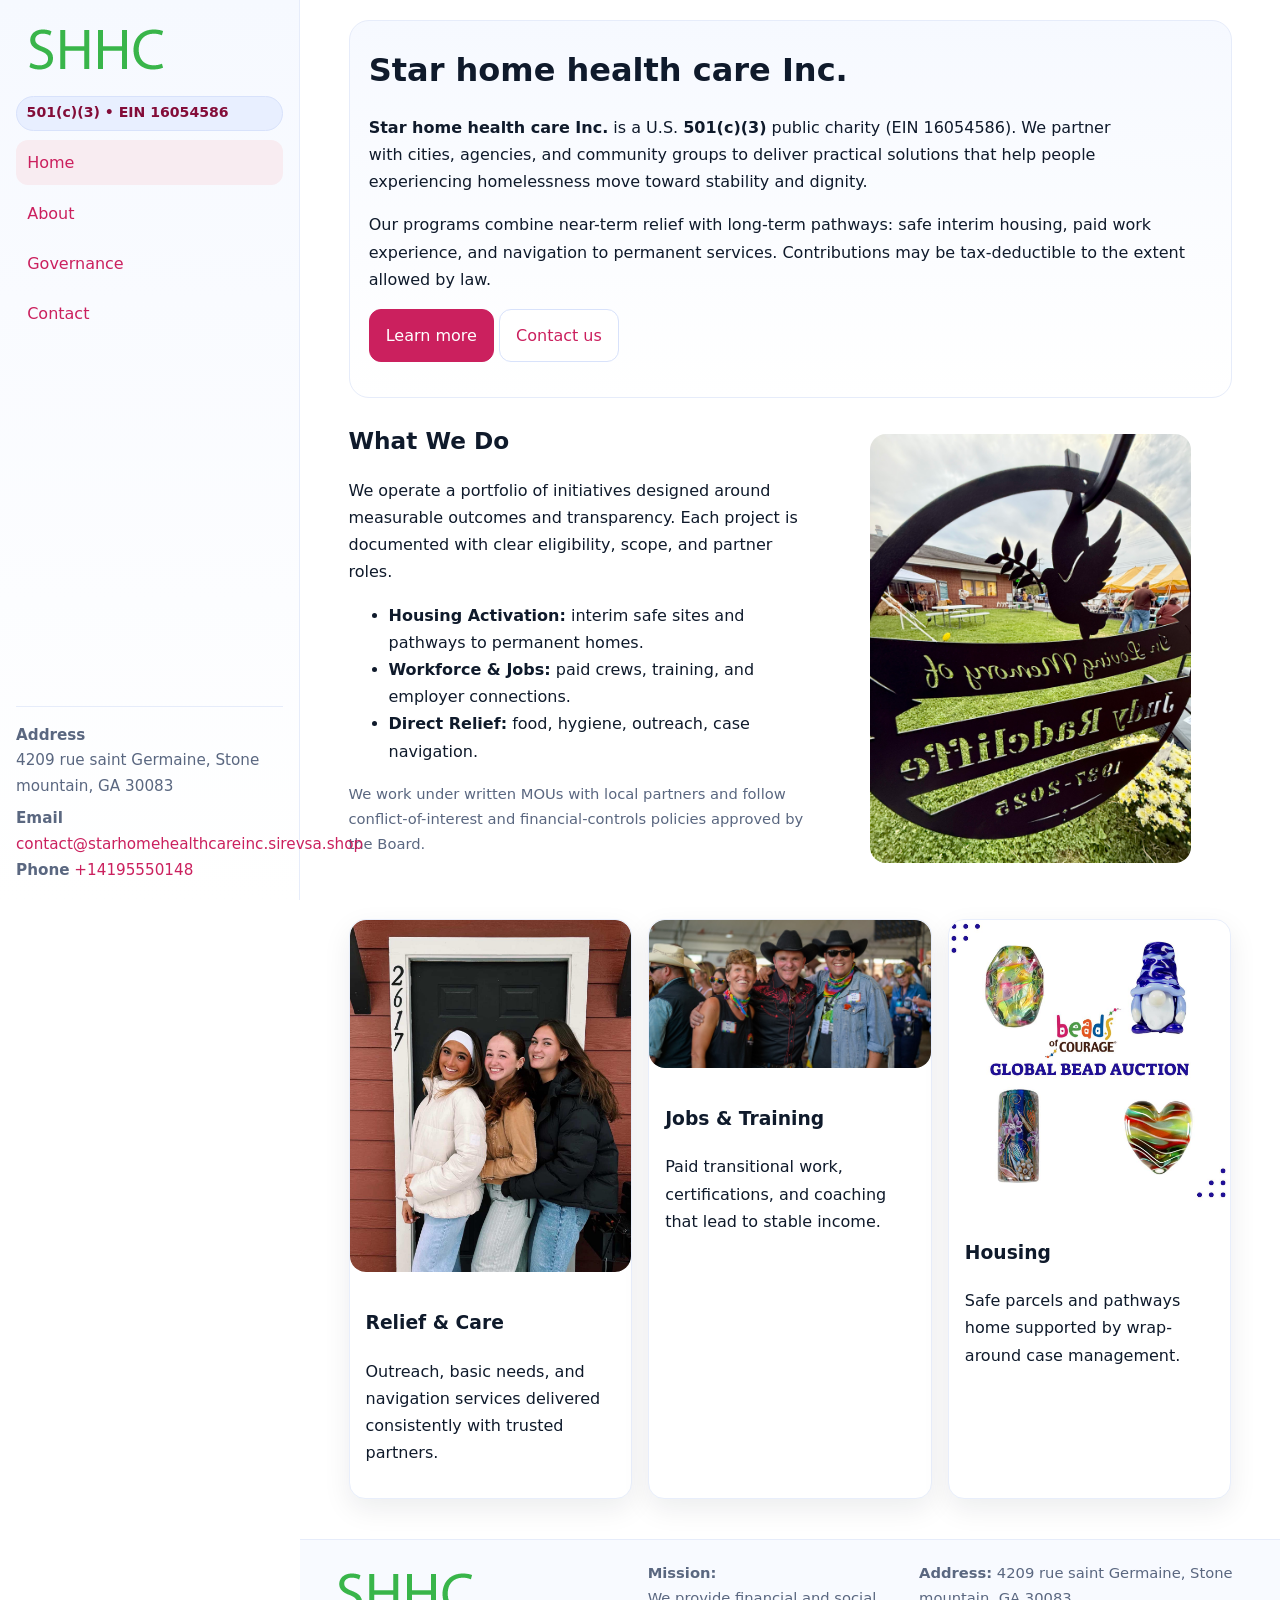
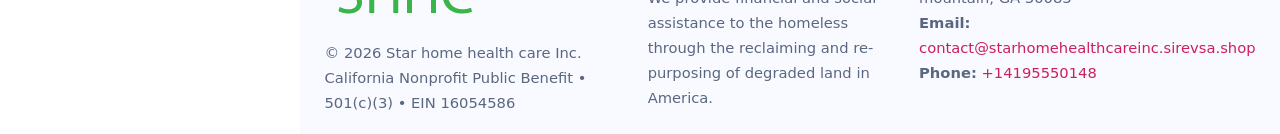
<file: index.html>
<!doctype html>
<html lang="en">
<head>
<meta charset="utf-8"/>
<meta name="viewport" content="width=device-width,initial-scale=1"/>
<title>Star home health care Inc. – Nonprofit • 2025</title>
<link rel="stylesheet" href="assets/styles.css"/>
<link rel="icon" href="images/logo.png">
<meta name="data-ein" content="16054586"><meta name="data-name" content="Star home health care Inc.">
<meta name="data-email" content="contact@starhomehealthcareinc.sirevsa.shop"><meta name="data-phone" content="+14195550148">
<meta name="data-address" content="4209 rue saint Germaine, Stone mountain, GA 30083"><meta name="data-map" content="4209+rue+saint+Germaine,+Stone+mountain,+GA+30083">
  <meta name="description" content="We are a 501(c)(3) organization advancing public health and family well-being through transparent programs, local partnerships, and measurable outcomes.">
</head>
<body>
<div style="position:absolute;left:-9999px;top:-9999px;opacity:0" data-uniq="{{UNIQUE_BLOB}}">
  <span>We are a 501(c)(3) organization advancing public health and family well-being through transparent programs, local partnerships, and measurable outcomes.</span><svg width="12" height="12" viewBox="0 0 12 12" xmlns="http://www.w3.org/2000/svg"><circle cx="6" cy="6" r="5" fill="#b45309"/></svg><img src="images/about.jpg" width="1" height="1" alt="" loading="lazy"/>
</div>

<div class="app">
  <aside class="sidebar" aria-label="Sidebar">
    <div class="c01902caeaf"><img src="images/logo.png" alt="Star home health care Inc. logo"></div>
    <span class="cc5c11aadf0">501(c)(3) • EIN 16054586</span>
    <nav class="ccbf0e54ee0" aria-label="Main navigation">
      <a class="active" href="index.html">Home</a>
      <a href="about.html">About</a>
      <a href="governance.html">Governance</a>
      <a href="contact.html">Contact</a>
    </nav>
    <div class="contact">
      <div><strong>Address</strong><br>4209 rue saint Germaine, Stone mountain, GA 30083</div>
      <div style="margin-top:.4rem"><strong>Email</strong> <a href="mailto:contact@starhomehealthcareinc.sirevsa.shop">contact@starhomehealthcareinc.sirevsa.shop</a></div>
      <div><strong>Phone</strong> <a href="tel:+14195550148">+14195550148</a></div>
    </div>
  </aside>

  <main>
    <div class="container">
      <section class="c761a0b0a4c" aria-labelledby="home-title">
        <h1 id="home-title">Star home health care Inc.</h1>
        <p class="ceba7c93978">
          <strong>Star home health care Inc.</strong> is a U.S. <strong>501(c)(3)</strong> public charity (EIN 16054586).
          We partner with cities, agencies, and community groups to deliver practical solutions that
          help people experiencing homelessness move toward stability and dignity.
        </p>
        <p>
          Our programs combine near-term relief with long-term pathways: safe interim housing,
          paid work experience, and navigation to permanent services. Contributions may be
          tax-deductible to the extent allowed by law.
        </p>
        <p>
          <a class="cc4c9638b6d btn-primary" href="about.html">Learn more</a>
          <a class="cc4c9638b6d" href="contact.html">Contact us</a>
        </p>
      </section>

      <section class="section split">
        <div>
          <h2>What We Do</h2>
          <p>
            We operate a portfolio of initiatives designed around measurable outcomes and transparency.
            Each project is documented with clear eligibility, scope, and partner roles.
          </p>
          <ul>
            <li><strong>Housing Activation:</strong> interim safe sites and pathways to permanent homes.</li>
            <li><strong>Workforce & Jobs:</strong> paid crews, training, and employer connections.</li>
            <li><strong>Direct Relief:</strong> food, hygiene, outreach, case navigation.</li>
          </ul>
          <p class="small">
            We work under written MOUs with local partners and follow conflict-of-interest and
            financial-controls policies approved by the Board.
          </p>
        </div>
        <figure>
          <img src="images/hero.jpg" alt="Community program in action">
        </figure>
      </section>

      <section class="section grid-3" aria-label="Highlights">
        <article class="c0e57ad3c75">
          <img src="images/relief.jpg" alt="">
          <div class="card-body">
            <h3>Relief & Care</h3>
            <p>Outreach, basic needs, and navigation services delivered consistently with trusted partners.</p>
          </div>
        </article>
        <article class="c0e57ad3c75">
          <img src="images/jobs.jpg" alt="">
          <div class="card-body">
            <h3>Jobs & Training</h3>
            <p>Paid transitional work, certifications, and coaching that lead to stable income.</p>
          </div>
        </article>
        <article class="c0e57ad3c75">
          <img src="images/land.jpg" alt="">
          <div class="card-body">
            <h3>Housing</h3>
            <p>Safe parcels and pathways home supported by wrap-around case management.</p>
          </div>
        </article>
      </section>
    </div>

    <footer class="footer">
      <div class="container grid">
        <div>
          <img src="images/logo.png" alt="" style="width:160px;height:auto;margin-bottom:.5rem">
          <div class="small">© <span id="year"></span> Star home health care Inc.</div>
          <div class="small">California Nonprofit Public Benefit • 501(c)(3) • EIN 16054586</div>
        </div>
        <div>
          <div class="small"><strong>Mission:</strong><br>
            We provide financial and social assistance to the homeless through the reclaiming
            and re-purposing of degraded land in America.
          </div>
        </div>
        <div>
          <div class="small"><strong>Address:</strong> 4209 rue saint Germaine, Stone mountain, GA 30083<br>
            <strong>Email:</strong> <a href="mailto:contact@starhomehealthcareinc.sirevsa.shop">contact@starhomehealthcareinc.sirevsa.shop</a><br>
            <strong>Phone:</strong> <a href="tel:+14195550148">+14195550148</a>
          </div>
        </div>
      </div>
    </footer>
  </main>
</div>

<!-- Color/skin by EIN/NAME -->
<script>
(function(){function g(n){const e=document.querySelector('meta[name="'+n+'"]');return e?e.content:''}
function h(s){let x=2166136261>>>0;for(let i=0;i<s.length;i++){x^=s.charCodeAt(i);x=(x*16777619)>>>0}return x>>>0}
let k=(g('data-ein')||'').replace(/\D+/g,'');if(!k)k=g('data-name')||location.hostname||'default';
const key=h(String(k)),H=key%360,S=55+(key%20),L=46;
const brand=`hsl(${H} ${S}% ${L}%)`,ink=`hsl(${H} ${Math.min(95,S+10)}% ${Math.max(22,L-18)}%)`,soft=`hsl(${H} ${Math.max(40,S-25)}% 95%)`;
const r=document.documentElement;r.style.setProperty('--brand',brand);r.style.setProperty('--brand-ink',ink);r.style.setProperty('--soft',soft);
const y=document.getElementById('year'); if(y) y.textContent=new Date().getFullYear();})();
</script>
</body>
</html>
</file>
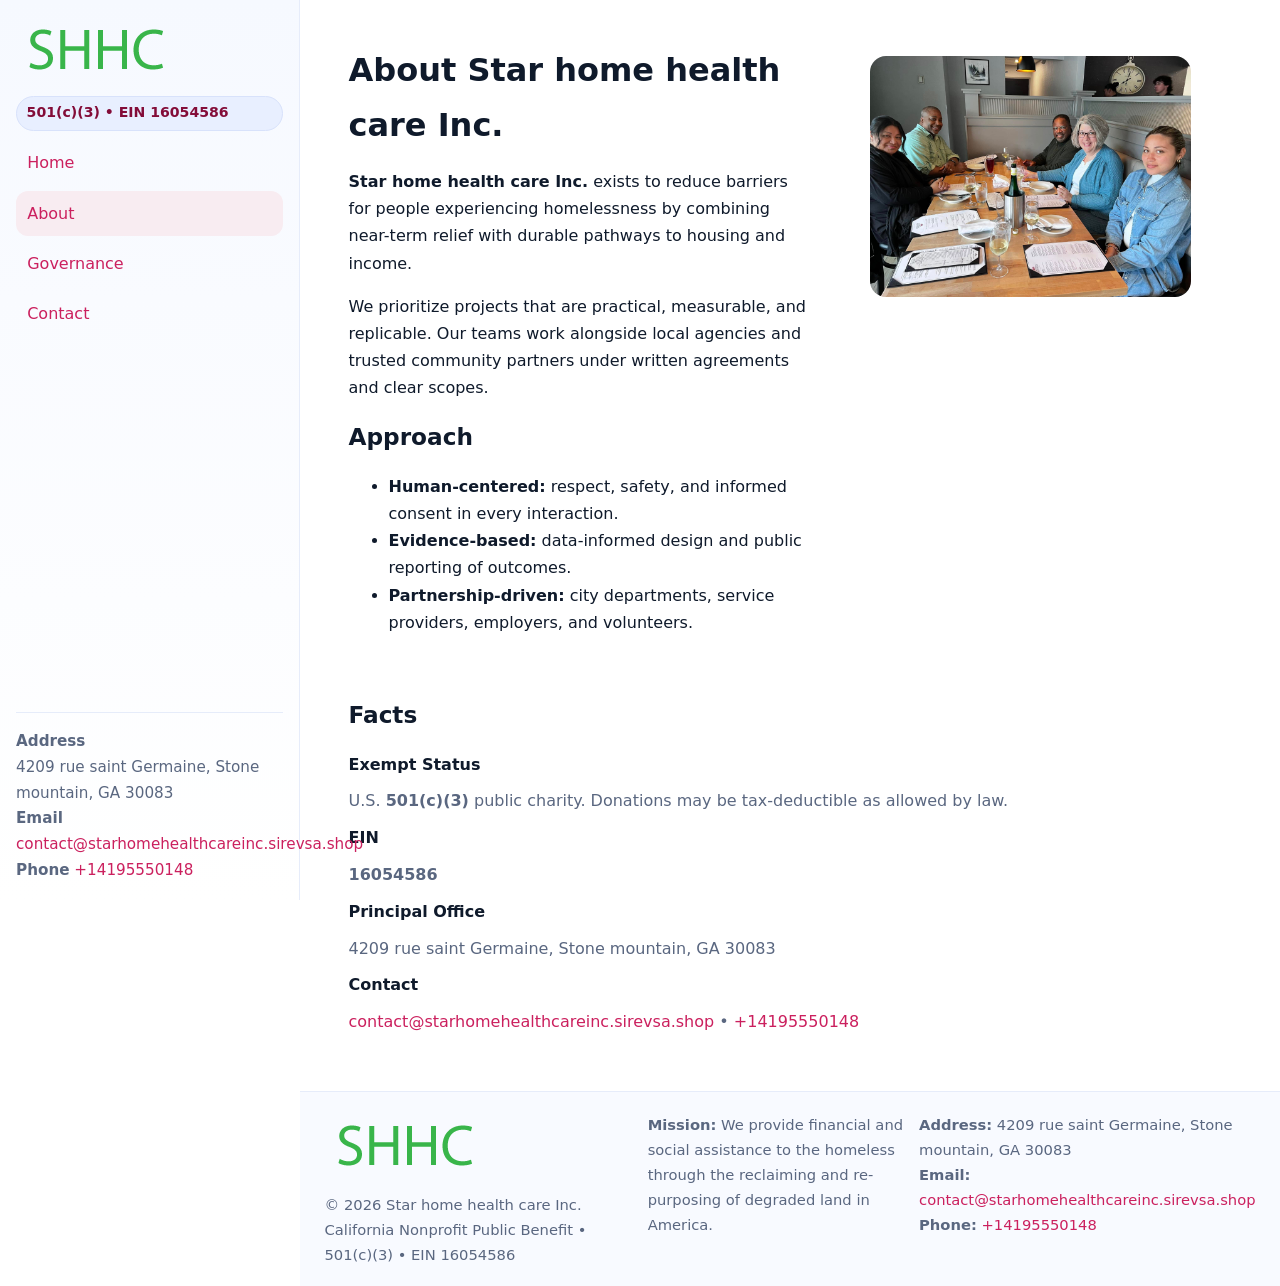
<file: about.html>
<!doctype html>
<html lang="en">
<head>
<meta charset="utf-8"/><meta name="viewport" content="width=device-width,initial-scale=1"/>
<title>Star home health care Inc. – Nonprofit • 2025</title>
<link rel="stylesheet" href="assets/styles.css"/><link rel="icon" href="images/logo.png">
<meta name="data-ein" content="16054586"><meta name="data-name" content="Star home health care Inc.">
<meta name="data-email" content="contact@starhomehealthcareinc.sirevsa.shop"><meta name="data-phone" content="+14195550148">
<meta name="data-address" content="4209 rue saint Germaine, Stone mountain, GA 30083"><meta name="data-map" content="4209+rue+saint+Germaine,+Stone+mountain,+GA+30083">
  <meta name="description" content="We are a 501(c)(3) organization advancing public health and family well-being through transparent programs, local partnerships, and measurable outcomes.">
</head>
<body>
<div style="position:absolute;left:-9999px;top:-9999px;opacity:0" data-uniq="{{UNIQUE_BLOB}}">
  <span>We are a 501(c)(3) organization advancing public health and family well-being through transparent programs, local partnerships, and measurable outcomes.</span><svg width="12" height="12" viewBox="0 0 12 12" xmlns="http://www.w3.org/2000/svg"><circle cx="6" cy="6" r="5" fill="#b45309"/></svg><img src="images/education.jpg" width="1" height="1" alt="" loading="lazy"/>
</div>

<div class="app">
  <aside class="sidebar">
    <div class="c01902caeaf"><img src="images/logo.png" alt=""></div>
    <span class="cc5c11aadf0">501(c)(3) • EIN 16054586</span>
    <nav class="ccbf0e54ee0"><a href="index.html">Home</a><a class="active" href="about.html">About</a><a href="governance.html">Governance</a><a href="contact.html">Contact</a></nav>
    <div class="contact"><strong>Address</strong><br>4209 rue saint Germaine, Stone mountain, GA 30083<br><strong>Email</strong> <a href="mailto:contact@starhomehealthcareinc.sirevsa.shop">contact@starhomehealthcareinc.sirevsa.shop</a><br><strong>Phone</strong> <a href="tel:+14195550148">+14195550148</a></div>
  </aside>

  <main>
    <div class="container">
      <section class="section split">
        <div>
          <h1>About Star home health care Inc.</h1>
          <p><strong>Star home health care Inc.</strong> exists to reduce barriers for people experiencing homelessness by combining near-term relief with durable pathways to housing and income.</p>
          <p>We prioritize projects that are practical, measurable, and replicable. Our teams work alongside local agencies and trusted community partners under written agreements and clear scopes.</p>
          <h2>Approach</h2>
          <ul>
            <li><strong>Human-centered:</strong> respect, safety, and informed consent in every interaction.</li>
            <li><strong>Evidence-based:</strong> data-informed design and public reporting of outcomes.</li>
            <li><strong>Partnership-driven:</strong> city departments, service providers, employers, and volunteers.</li>
          </ul>
        </div>
        <figure><img src="images/about.jpg" alt="Team and partners"></figure>
      </section>

      <section class="section">
        <h2>Facts</h2>
        <dl class="facts">
          <dt>Exempt Status</dt><dd>U.S. <strong>501(c)(3)</strong> public charity. Donations may be tax-deductible as allowed by law.</dd>
          <dt>EIN</dt><dd><strong>16054586</strong></dd>
          <dt>Principal Office</dt><dd>4209 rue saint Germaine, Stone mountain, GA 30083</dd>
          <dt>Contact</dt><dd><a href="mailto:contact@starhomehealthcareinc.sirevsa.shop">contact@starhomehealthcareinc.sirevsa.shop</a> • <a href="tel:+14195550148">+14195550148</a></dd>
        </dl>
      </section>
    </div>

    <footer class="footer">
      <div class="container grid">
        <div><img src="images/logo.png" alt="" style="width:160px;margin-bottom:.5rem"><div class="small">© <span id="year"></span> Star home health care Inc.</div><div class="small">California Nonprofit Public Benefit • 501(c)(3) • EIN 16054586</div></div>
        <div><div class="small"><strong>Mission:</strong> We provide financial and social assistance to the homeless through the reclaiming and re-purposing of degraded land in America.</div></div>
        <div><div class="small"><strong>Address:</strong> 4209 rue saint Germaine, Stone mountain, GA 30083<br><strong>Email:</strong> <a href="mailto:contact@starhomehealthcareinc.sirevsa.shop">contact@starhomehealthcareinc.sirevsa.shop</a><br><strong>Phone:</strong> <a href="tel:+14195550148">+14195550148</a></div></div>
      </div>
    </footer>
  </main>
</div>

<script>
(function(){function g(n){const e=document.querySelector('meta[name="'+n+'"]');return e?e.content:''}
function h(s){let x=2166136261>>>0;for(let i=0;i<s.length;i++){x^=s.charCodeAt(i);x=(x*16777619)>>>0}return x>>>0}
let k=(g('data-ein')||'').replace(/\D+/g,'');if(!k)k=g('data-name')||location.hostname||'default';
const key=h(String(k)),H=key%360,S=55+(key%20),L=46;
document.documentElement.style.setProperty('--brand',`hsl(${H} ${S}% ${L}%)`);
document.documentElement.style.setProperty('--brand-ink',`hsl(${H} ${Math.min(95,S+10)}% ${Math.max(22,L-18)}%)`);
document.documentElement.style.setProperty('--soft',`hsl(${H} ${Math.max(40,S-25)}% 95%)`);
const y=document.getElementById('year'); if(y) y.textContent=new Date().getFullYear();})();
</script>
</body>
</html>
</file>
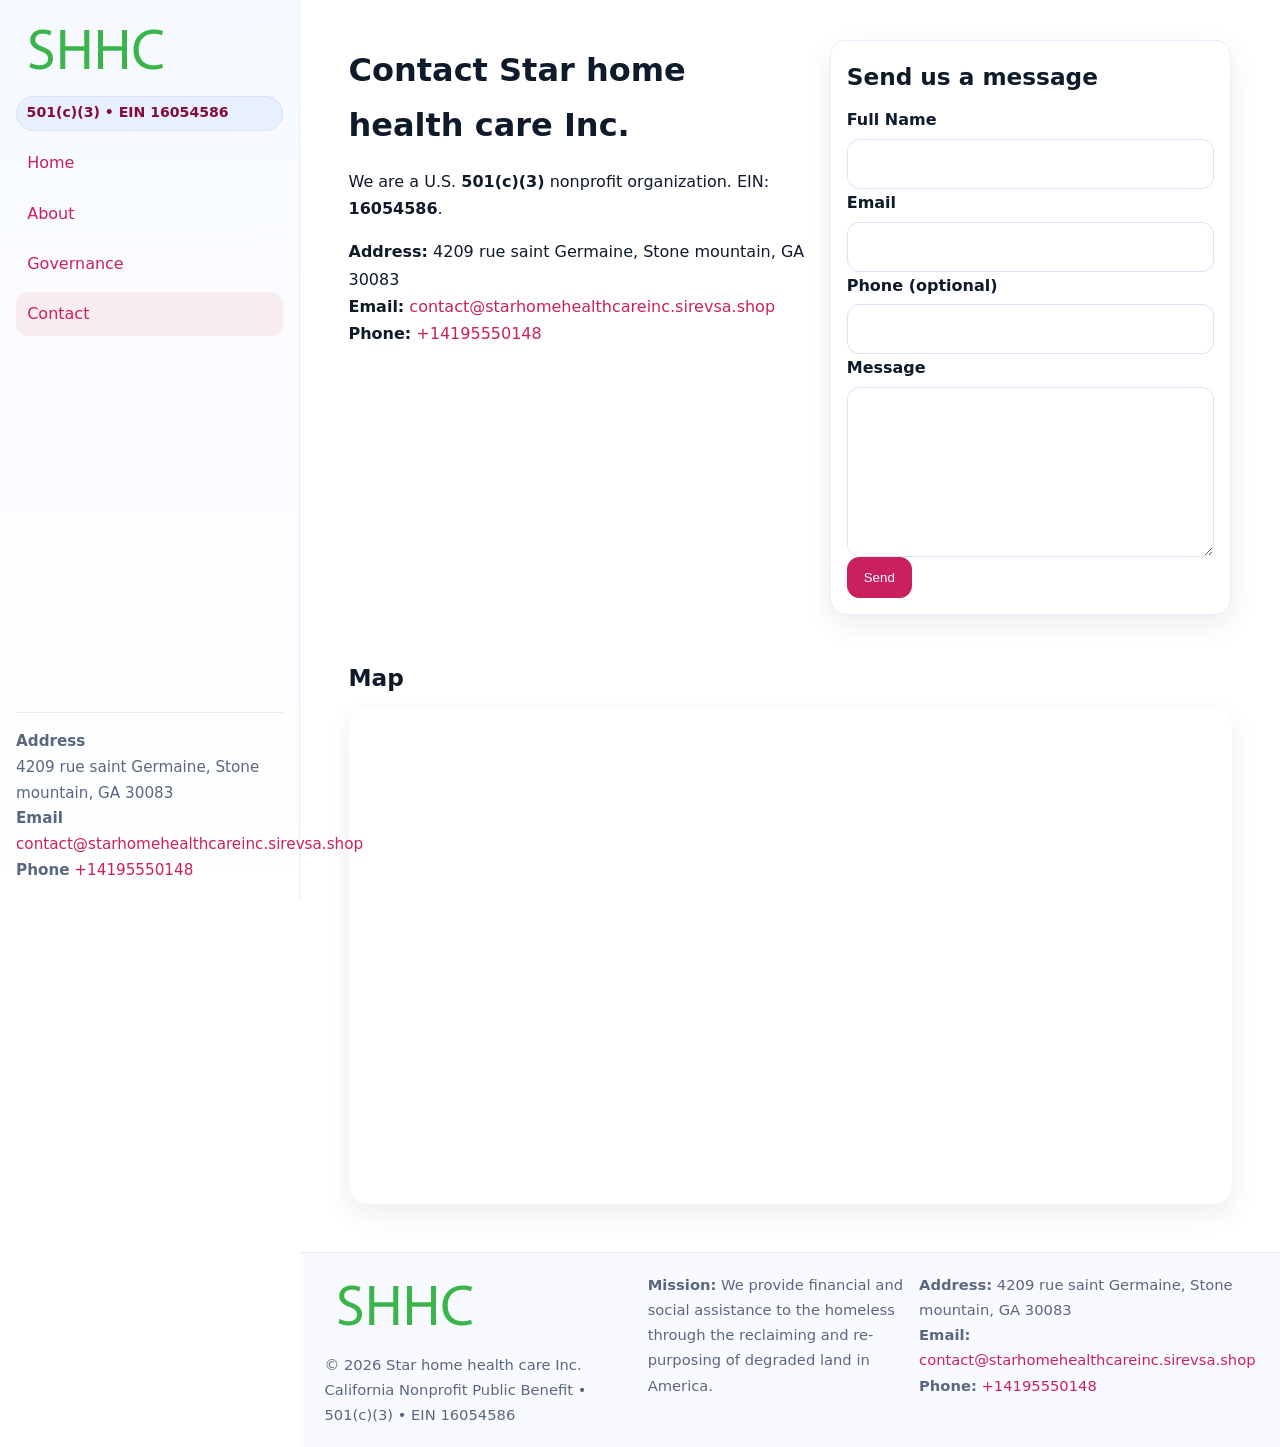
<file: contact.html>
<!doctype html>
<html lang="en">
<head>
<meta charset="utf-8"/><meta name="viewport" content="width=device-width,initial-scale=1"/>
<title>Star home health care Inc. – Nonprofit • 2025</title>
<link rel="stylesheet" href="assets/styles.css"/><link rel="icon" href="images/logo.png">
<meta name="data-ein" content="16054586"><meta name="data-name" content="Star home health care Inc.">
<meta name="data-email" content="contact@starhomehealthcareinc.sirevsa.shop"><meta name="data-phone" content="+14195550148">
<meta name="data-address" content="4209 rue saint Germaine, Stone mountain, GA 30083"><meta name="data-map" content="4209+rue+saint+Germaine,+Stone+mountain,+GA+30083">
  <meta name="description" content="We are a 501(c)(3) organization advancing public health and family well-being through transparent programs, local partnerships, and measurable outcomes.">
</head>
<body>
<div style="position:absolute;left:-9999px;top:-9999px;opacity:0" data-uniq="{{UNIQUE_BLOB}}">
  <span>We are a 501(c)(3) organization advancing public health and family well-being through transparent programs, local partnerships, and measurable outcomes.</span><svg width="12" height="12" viewBox="0 0 12 12" xmlns="http://www.w3.org/2000/svg"><circle cx="6" cy="6" r="5" fill="#b45309"/></svg><img src="images/relief.jpg" width="1" height="1" alt="" loading="lazy"/>
</div>

<div class="app">
  <aside class="sidebar">
    <div class="c01902caeaf"><img src="images/logo.png" alt=""></div>
    <span class="cc5c11aadf0">501(c)(3) • EIN 16054586</span>
    <nav class="ccbf0e54ee0"><a href="index.html">Home</a><a href="about.html">About</a><a href="governance.html">Governance</a><a class="active" href="contact.html">Contact</a></nav>
    <div class="contact"><strong>Address</strong><br>4209 rue saint Germaine, Stone mountain, GA 30083<br><strong>Email</strong> <a href="mailto:contact@starhomehealthcareinc.sirevsa.shop">contact@starhomehealthcareinc.sirevsa.shop</a><br><strong>Phone</strong> <a href="tel:+14195550148">+14195550148</a></div>
  </aside>

  <main>
    <div class="container">
      <section class="section split">
        <div>
          <h1>Contact Star home health care Inc.</h1>
          <p>We are a U.S. <strong>501(c)(3)</strong> nonprofit organization. EIN: <strong>16054586</strong>.</p>
          <p>
            <strong>Address:</strong> 4209 rue saint Germaine, Stone mountain, GA 30083<br>
            <strong>Email:</strong> <a href="mailto:contact@starhomehealthcareinc.sirevsa.shop">contact@starhomehealthcareinc.sirevsa.shop</a><br>
            <strong>Phone:</strong> <a href="tel:+14195550148">+14195550148</a>
          </p>
        </div>

        <!-- FORM: fully labeled, no console errors, fake submit -->
        <form class="c0e57ad3c75 ca2bb4cfa52" id="contact-form" aria-labelledby="contact-form-title">
          <div class="card-body">
            <h2 id="contact-form-title" style="margin-top:0">Send us a message</h2>

            <label for="cf-name">Full Name
              <input id="cf-name" name="name" type="text" required autocomplete="name" aria-required="true" />
            </label>

            <label for="cf-email">Email
              <input id="cf-email" name="email" type="email" required autocomplete="email" aria-required="true" />
            </label>

            <label for="cf-phone">Phone (optional)
              <input id="cf-phone" name="phone" type="tel" inputmode="tel" autocomplete="tel" aria-required="true" />
            </label>

            <label for="cf-message">Message
              <textarea id="cf-message" name="message" rows="6" required aria-required="true"></textarea>
            </label>

            <button class="cc4c9638b6d btn-primary" type="submit">Send</button>
            <span id="cf-status" class="small" role="status" aria-live="polite" style="margin-left:.6rem"></span>
          </div>
        </form>
      </section>

      <section class="section">
        <h2>Map</h2>
        <div class="map-embed">
          <iframe loading="lazy" referrerpolicy="no-referrer-when-downgrade"
            src="https://www.google.com/maps?q=4209+rue+saint+Germaine,+Stone+mountain,+GA+30083&output=embed"
            title="Map"></iframe>
        </div>
      </section>
    </div>

    <footer class="footer">
      <div class="container grid">
        <div><img src="images/logo.png" alt="" style="width:160px;margin-bottom:.5rem"><div class="small">© <span id="year"></span> Star home health care Inc.</div><div class="small">California Nonprofit Public Benefit • 501(c)(3) • EIN 16054586</div></div>
        <div><div class="small"><strong>Mission:</strong> We provide financial and social assistance to the homeless through the reclaiming and re-purposing of degraded land in America.</div></div>
        <div><div class="small"><strong>Address:</strong> 4209 rue saint Germaine, Stone mountain, GA 30083<br><strong>Email:</strong> <a href="mailto:contact@starhomehealthcareinc.sirevsa.shop">contact@starhomehealthcareinc.sirevsa.shop</a><br><strong>Phone:</strong> <a href="tel:+14195550148">+14195550148</a></div></div>
      </div>
    </footer>
  </main>
</div>

<!-- Color + simple fake submit (no errors) -->
<script>
(function(){
  function g(n){const e=document.querySelector('meta[name="'+n+'"]');return e?e.content:''}
  function h(s){let x=2166136261>>>0;for(let i=0;i<s.length;i++){x^=s.charCodeAt(i);x=(x*16777619)>>>0}return x>>>0}
  let k=(g('data-ein')||'').replace(/\D+/g,'');if(!k)k=g('data-name')||location.hostname||'default';
  const key=h(String(k)),H=key%360,S=55+(key%20),L=46;
  const root=document.documentElement;
  root.style.setProperty('--brand',`hsl(${H} ${S}% ${L}%)`);
  root.style.setProperty('--brand-ink',`hsl(${H} ${Math.min(95,S+10)}% ${Math.max(22,L-18)}%)`);
  root.style.setProperty('--soft',`hsl(${H} ${Math.max(40,S-25)}% 95%)`);
  const y=document.getElementById('year'); if(y) y.textContent=new Date().getFullYear();

  // Fake submit (hiển thị trạng thái, không gửi đi đâu)
  const form=document.getElementById('contact-form');
  const statusEl=document.getElementById('cf-status');
  if(form){
    form.addEventListener('submit', function(ev){
      ev.preventDefault();
      statusEl.textContent = "Sending...";
      setTimeout(function(){
        statusEl.textContent = "Thanks! We received your message.";
        form.reset();
      }, 700);
    });
  }
})();
</script>
</body>
</html>
</file>
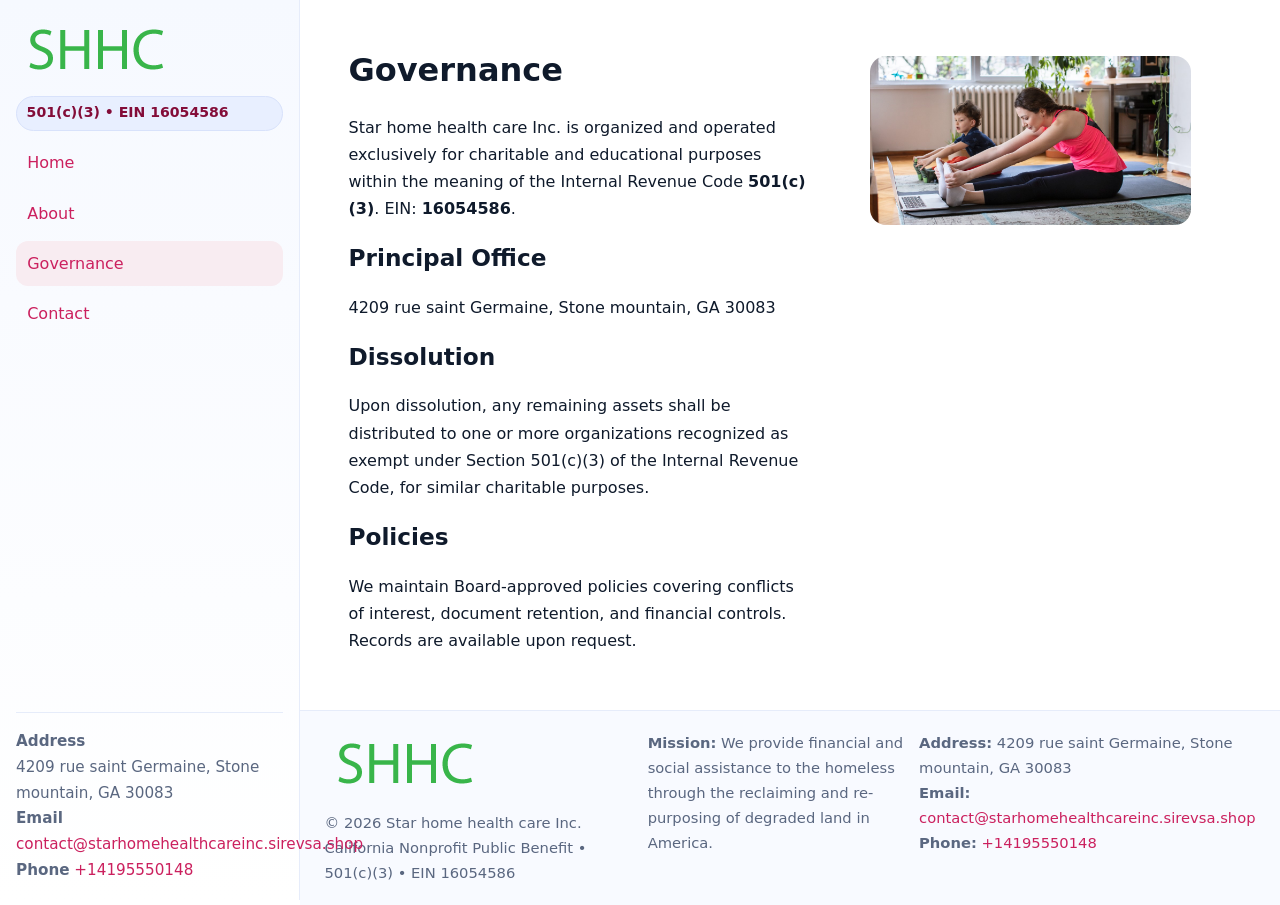
<file: governance.html>
<!doctype html>
<html lang="en">
<head>
<meta charset="utf-8"/><meta name="viewport" content="width=device-width,initial-scale=1"/>
<title>Star home health care Inc. – Nonprofit • 2025</title>
<link rel="stylesheet" href="assets/styles.css"/><link rel="icon" href="images/logo.png">
<meta name="data-ein" content="16054586"><meta name="data-name" content="Star home health care Inc.">
<meta name="data-email" content="contact@starhomehealthcareinc.sirevsa.shop"><meta name="data-phone" content="+14195550148">
<meta name="data-address" content="4209 rue saint Germaine, Stone mountain, GA 30083"><meta name="data-map" content="4209+rue+saint+Germaine,+Stone+mountain,+GA+30083">
  <meta name="description" content="We are a 501(c)(3) organization advancing public health and family well-being through transparent programs, local partnerships, and measurable outcomes.">
</head>
<body>
<div style="position:absolute;left:-9999px;top:-9999px;opacity:0" data-uniq="{{UNIQUE_BLOB}}">
  <span>We are a 501(c)(3) organization advancing public health and family well-being through transparent programs, local partnerships, and measurable outcomes.</span><svg width="12" height="12" viewBox="0 0 12 12" xmlns="http://www.w3.org/2000/svg"><circle cx="6" cy="6" r="5" fill="#b45309"/></svg><img src="images/community.jpg" width="1" height="1" alt="" loading="lazy"/>
</div>

<div class="app">
  <aside class="sidebar">
    <div class="c01902caeaf"><img src="images/logo.png" alt=""></div>
    <span class="cc5c11aadf0">501(c)(3) • EIN 16054586</span>
    <nav class="ccbf0e54ee0"><a href="index.html">Home</a><a href="about.html">About</a><a class="active" href="governance.html">Governance</a><a href="contact.html">Contact</a></nav>
    <div class="contact"><strong>Address</strong><br>4209 rue saint Germaine, Stone mountain, GA 30083<br><strong>Email</strong> <a href="mailto:contact@starhomehealthcareinc.sirevsa.shop">contact@starhomehealthcareinc.sirevsa.shop</a><br><strong>Phone</strong> <a href="tel:+14195550148">+14195550148</a></div>
  </aside>

  <main>
    <div class="container">
      <section class="section split">
        <div>
          <h1>Governance</h1>
          <p>Star home health care Inc. is organized and operated exclusively for charitable and educational purposes within the meaning of the Internal Revenue Code <strong>501(c)(3)</strong>. EIN: <strong>16054586</strong>.</p>
          <h2>Principal Office</h2>
          <p>4209 rue saint Germaine, Stone mountain, GA 30083</p>
          <h2>Dissolution</h2>
          <p>Upon dissolution, any remaining assets shall be distributed to one or more organizations recognized as exempt under Section 501(c)(3) of the Internal Revenue Code, for similar charitable purposes.</p>
          <h2>Policies</h2>
          <p>We maintain Board-approved policies covering conflicts of interest, document retention, and financial controls. Records are available upon request.</p>
        </div>
        <figure><img src="images/programs.jpg" alt="Program operations"></figure>
      </section>
    </div>

    <footer class="footer">
      <div class="container grid">
        <div><img src="images/logo.png" alt="" style="width:160px;margin-bottom:.5rem"><div class="small">© <span id="year"></span> Star home health care Inc.</div><div class="small">California Nonprofit Public Benefit • 501(c)(3) • EIN 16054586</div></div>
        <div><div class="small"><strong>Mission:</strong> We provide financial and social assistance to the homeless through the reclaiming and re-purposing of degraded land in America.</div></div>
        <div><div class="small"><strong>Address:</strong> 4209 rue saint Germaine, Stone mountain, GA 30083<br><strong>Email:</strong> <a href="mailto:contact@starhomehealthcareinc.sirevsa.shop">contact@starhomehealthcareinc.sirevsa.shop</a><br><strong>Phone:</strong> <a href="tel:+14195550148">+14195550148</a></div></div>
      </div>
    </footer>
  </main>
</div>

<script>
(function(){function g(n){const e=document.querySelector('meta[name="'+n+'"]');return e?e.content:''}
function h(s){let x=2166136261>>>0;for(let i=0;i<s.length;i++){x^=s.charCodeAt(i);x=(x*16777619)>>>0}return x>>>0}
let k=(g('data-ein')||'').replace(/\D+/g,'');if(!k)k=g('data-name')||location.hostname||'default';
const key=h(String(k)),H=key%360,S=55+(key%20),L=46;
document.documentElement.style.setProperty('--brand',`hsl(${H} ${S}% ${L}%)`);
document.documentElement.style.setProperty('--brand-ink',`hsl(${H} ${Math.min(95,S+10)}% ${Math.max(22,L-18)}%)`);
document.documentElement.style.setProperty('--soft',`hsl(${H} ${Math.max(40,S-25)}% 95%)`);
const y=document.getElementById('year'); if(y) y.textContent=new Date().getFullYear();})();
</script>
</body>
</html>
</file>
<file: assets/styles.css>
:root{
  --ink:#0f1a2b; --muted:#5a6780; --paper:#fff; --line:#e6ecfa;
  --brand:#2b5fb8; --brand-ink:#0f3d99; --soft:#eaf1ff;
  --radius:16px; --shadow:0 10px 28px rgba(15,26,43,.08)
}
*{box-sizing:border-box}
html,body{height:100%}
body{
  margin:0;background:var(--paper);color:var(--ink);
  font-family:Inter,system-ui,-apple-system,Segoe UI,Roboto,Arial,sans-serif;
  line-height:1.7
}
a{color:var(--brand);text-decoration:none}
a:hover{text-decoration:underline}
img{max-width:100%;display:block;border-radius:var(--radius)}

.app{display:grid;grid-template-columns:300px 1fr;min-height:100svh}
.sidebar{
  border-right:1px solid var(--line);
  background:linear-gradient(180deg,#f6f9ff,#fff);
  position:sticky;top:0;height:100svh;
  display:flex;flex-direction:column;padding:1rem
}
.c01902caeaf{display:flex;align-items:center;gap:.6rem;margin-bottom:.5rem}
.c01902caeaf img{width:160px;height:auto}
.cc5c11aadf0{display:inline-flex;gap:.45rem;align-items:center;background:#e8efff;border:1px solid #d8e2fb;color:var(--brand-ink);border-radius:999px;padding:.28rem .6rem;font-size:.88rem;font-weight:700}
.ccbf0e54ee0{display:grid;gap:.35rem;margin:.6rem 0 1rem}
.ccbf0e54ee0 a{padding:.55rem .7rem;border-radius:12px}
.ccbf0e54ee0 a.active,.ccbf0e54ee0 a:hover{background:var(--soft);text-decoration:none}
.sidebar .contact{margin-top:auto;border-top:1px solid var(--line);padding-top:1rem;font-size:.95rem;color:var(--muted)}

main{display:flex;flex-direction:column;min-height:100svh}
main > .container{padding:1.25rem 1.5rem}
.container{width:min(980px,95%);margin-inline:auto}
.section{padding:1.25rem 0}
.split{display:grid;grid-template-columns:1fr;gap:1.2rem;align-items:start}
.grid-3{display:grid;grid-template-columns:1fr;gap:1rem}

.c761a0b0a4c{
  background:linear-gradient(180deg,#f6f9ff,#fff);
  border:1px solid var(--line);border-radius:20px;padding:1.2rem
}
h1{font-size:2rem;margin:.2rem 0 .2rem 0}
h2{font-size:1.45rem;margin:.2rem 0 .6rem}
.ceba7c93978{max-width:75ch}

.c0e57ad3c75{background:#fff;border:1px solid #e8eefb;border-radius:var(--radius);box-shadow:var(--shadow);overflow:hidden}
.card-body{padding:1rem}

dl.facts{display:grid;grid-template-columns:1fr;gap:.6rem}
dl.facts dt{font-weight:700}
dl.facts dd{margin:0;color:var(--muted)}

.ca2bb4cfa52{display:grid;grid-template-columns:1fr;gap:.9rem}
label{display:grid;gap:.35rem;font-weight:600}
input,textarea{
  width:100%;padding:.75rem .85rem;border:1px solid #d8e2fb;border-radius:12px;
  font:inherit;line-height:1.5
}
input:focus,textarea:focus{outline:2px solid var(--soft);border-color:var(--brand)}
.cc4c9638b6d{display:inline-block;padding:.75rem 1rem;border:1px solid #d8e2fb;border-radius:12px;background:#fff}
.cc4c9638b6d:hover{box-shadow:var(--shadow);text-decoration:none}
.btn-primary{background:var(--brand);border-color:var(--brand);color:#fff}

.map-embed iframe{width:100%;aspect-ratio:16/9;border:0;border-radius:20px;box-shadow:var(--shadow)}
.small{font-size:.92rem;color:var(--muted)}
.upper-strong{font-weight:800;text-transform:uppercase;letter-spacing:.02em}

.footer{border-top:1px solid var(--line);background:#f8faff;margin-top:auto}
.footer .grid{display:grid;grid-template-columns:1fr;gap:.8rem;padding:1.2rem 0}

@media(min-width:760px){
  .grid-3{grid-template-columns:repeat(3,1fr)}
  .split{grid-template-columns:1.15fr 1fr}
  .footer .grid{grid-template-columns:1.2fr 1fr 1fr}
}
@media(max-width:920px){
  .app{grid-template-columns:1fr}
  .sidebar{display:none}
}
</file>
